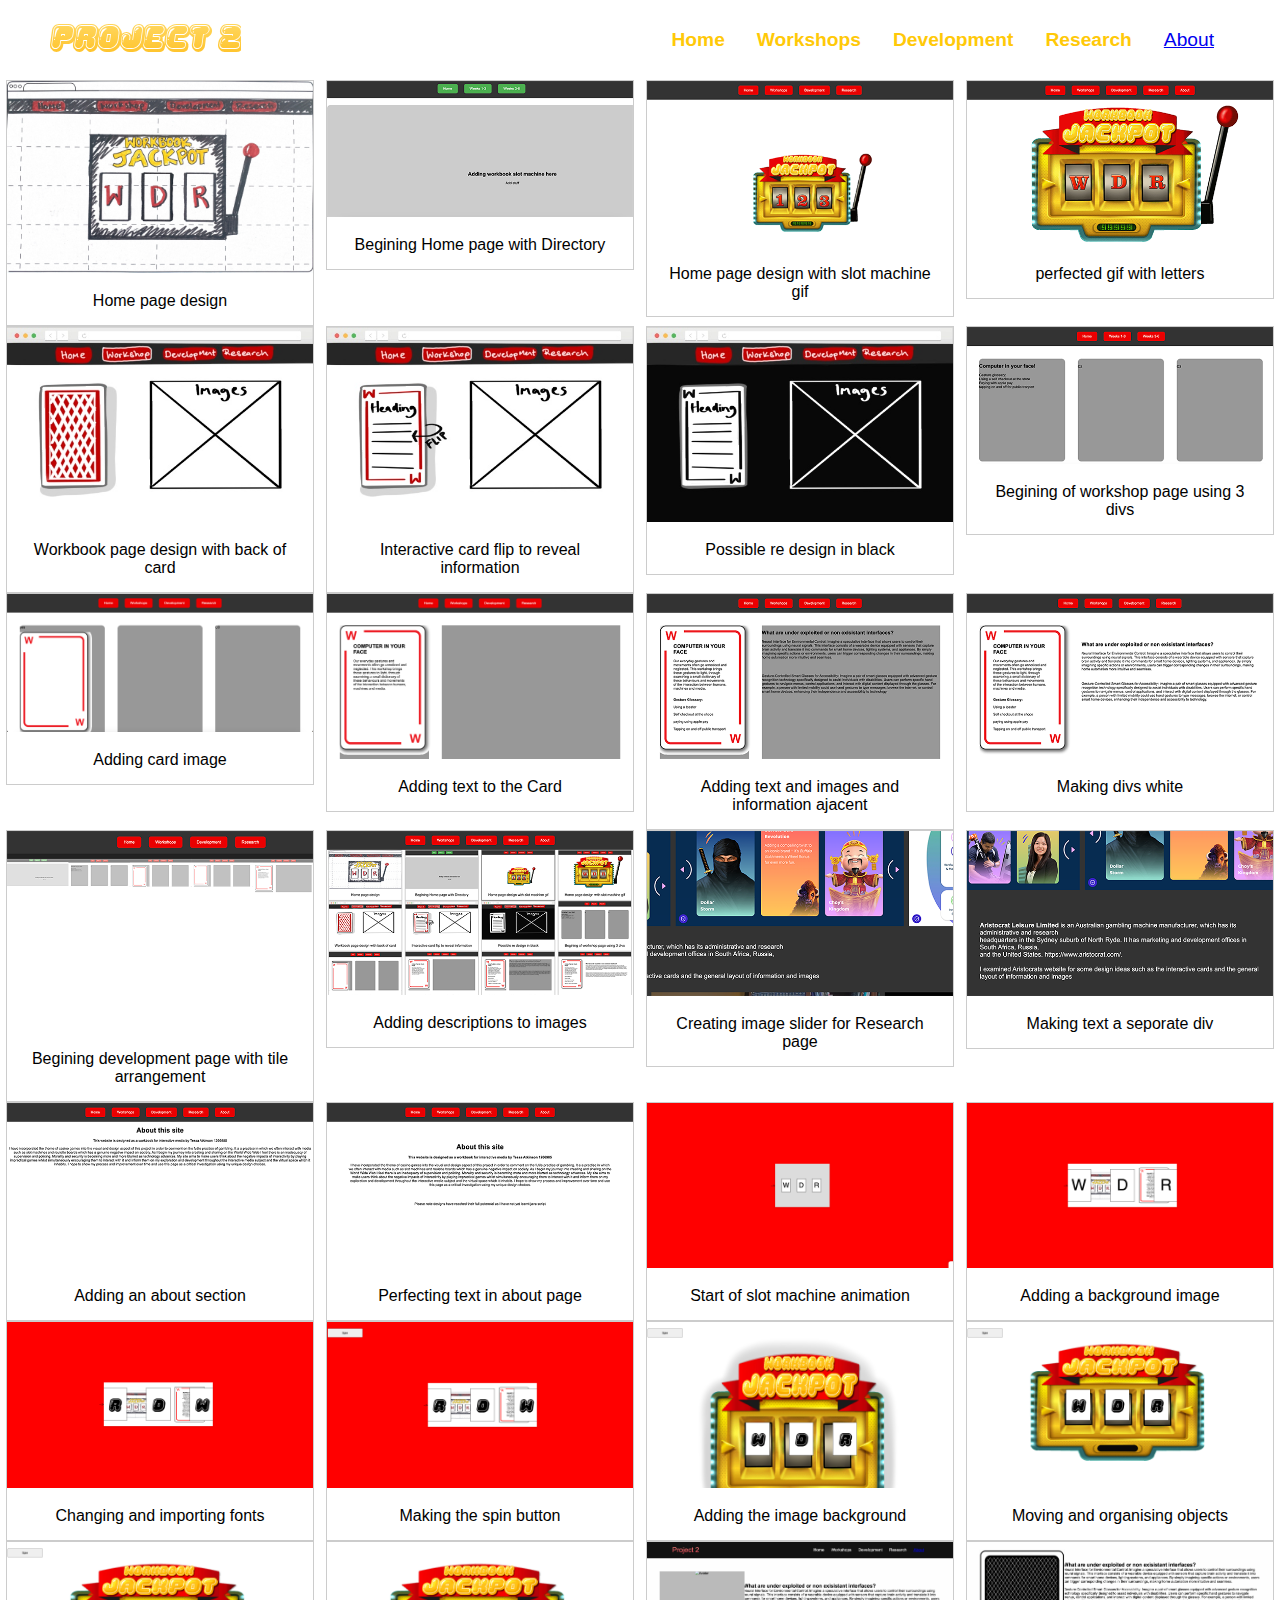
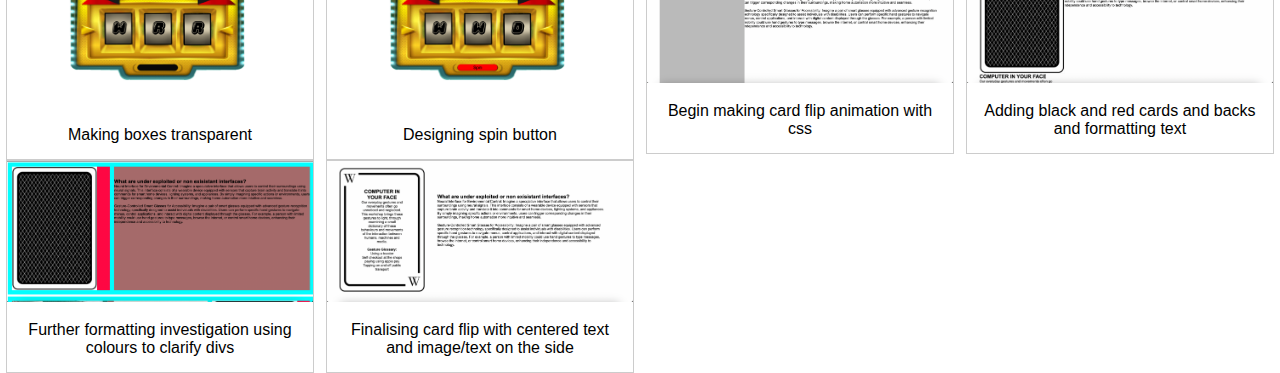
<file: html/development.html>
<!DOCTYPE html>
<html lang="en">
  <head>
    <meta charset="UTF-8">
    <meta name="viewport" content="width=device-width, initial-scale=1.0">
    <title>Document</title>
    <link rel="stylesheet" href="../style.css">
  </head>
  <body>
    <nav class="navbar" style="background-color: white;">
      <div class="navbar__container">
        <a href="/" id="navbar__logo">Project 2</a>
        <div class="navbar__toggle" id="mobile-menu">
          <span class="bar"></span> <span class="bar"></span>
          <span class="bar"></span><span class="bar"></span>
        </div>
        <ul class="navbar__menu">
          <li class="navbar__item">
            <a href="../index.html" class="navbar__links">Home</a>
          </li>
          <li class="navbar__item">
            <a href="workshops.html" class="navbar__links">Workshops</a>
          </li>
          <li class="navbar__item">
            <a href="development.html" class="navbar__links">Development</a>
          </li>
          <li class="navbar__item">
            <a href="research.html" class="navbar__links">Research</a>
          </li>
          <li class="navbar__btn">
            <a href="about.html" class="button">About</a>
          </li>
        </ul>
      </div>
    </nav>

    <div class="responsive">
      <div class="gallery">
        <a target="_blank" href="../images/web page home.jpg">
          <img src="../images/webpagehome.jpg" alt="Home page design">
        </a>
        <div class="desc">Home page design</div>
      </div>
    </div>

    <div class="responsive">
      <div class="gallery">
        <a target="_blank" href="../images/H1.png">
          <img src="../images/H1.png" alt="Begining Home page with Directory">
        </a>
        <div class="desc">Begining Home page with Directory</div>
      </div>
    </div>

    <div class="responsive">
      <div class="gallery">
        <a target="_blank" href="../images/H2.png">
          <img src="../images/H2.png" alt="Home page design with slot machine gif">
        </a>
        <div class="desc">Home page design with slot machine gif</div>
      </div>
    </div>

    <div class="responsive">
      <div class="gallery">
        <a target="_blank" href="../images/H3.png">
          <img src="../images/H3.png" alt="perfected gif with letters">
        </a>
        <div class="desc">perfected gif with letters</div>
      </div>
    </div>

    <div class="clearfix"></div>

    <div class="responsive">
      <div class="gallery">
        <a target="_blank" href="../images/Wdrawing1.jpg">
          <img src="../images/Wdrawing1.jpg" alt="Workbook page design with back of card">
        </a>
        <div class="desc">Workbook page design with back of card</div>
      </div>
    </div>

    <div class="responsive">
      <div class="gallery">
        <a target="_blank" href="../images/Wdrawing2.jpg">
          <img src="../images/Wdrawing2.jpg" alt="Interactive card flip to reveal information">
        </a>
        <div class="desc">Interactive card flip to reveal information</div>
      </div>
    </div>

    <div class="responsive">
      <div class="gallery">
        <a target="_blank" href="../images/Wdrawing3.jpg">
          <img src="../images/Wdrawing3.jpg" alt="Possible re design in black">
        </a>
        <div class="desc">Possible re design in black</div>
      </div>
    </div>

    <div class="responsive">
      <div class="gallery">
        <a target="_blank" href="../images/W1.png">
          <img src="../images/W1.png" alt="Begining of workshop page using 3 divs">
        </a>
        <div class="desc">Begining of workshop page using 3 divs </div>
      </div>
    </div>

    <div class="clearfix"></div>

    <div class="responsive">
      <div class="gallery">
        <a target="_blank" href="../images/W2.png">
          <img src="../images/W2.png" alt="Adding card image">
        </a>
        <div class="desc">Adding card image </div>
      </div>
    </div>

    <div class="responsive">
      <div class="gallery">
        <a target="_blank" href="../images/W3.png">
          <img src="../images/W3.png" alt="Adding text to the Card">
        </a>
        <div class="desc">Adding text to the Card</div>
      </div>
    </div>

    <div class="responsive">
      <div class="gallery">
        <a target="_blank" href="../images/W4.png">
          <img src="../images/W4.png" alt="Adding text and images and information ajacent">
        </a>
        <div class="desc">Adding text and images and information ajacent</div>
      </div>
    </div>

    <div class="responsive">
      <div class="gallery">
        <a target="_blank" href="../images/W5.png">
          <img src="../images/W5.png" alt="Making divs white">
        </a>
        <div class="desc">Making divs white</div>
      </div>
    </div>

    <div class="clearfix"></div>

    <div class="responsive">
      <div class="gallery">
        <a target="_blank" href="../images/D1.png">
          <img src="../images/D1.png" alt="Begining development page with tile arrangement">
        </a>
        <div class="desc">Begining development page with tile arrangement</div>
      </div>
    </div>

    <div class="responsive">
      <div class="gallery">
        <a target="_blank" href="../images/D2.png">
          <img src="../images/D2.png" alt="Adding descriptions to images">
        </a>
        <div class="desc">Adding descriptions to images</div>
      </div>
    </div>

    <div class="responsive">
      <div class="gallery">
        <a target="_blank" href="../images/R1.png">
          <img src="../images/R1.png" alt="Creating slider for Research page with text in slider">
        </a>
        <div class="desc">Creating image slider for Research page</div>
      </div>
    </div>

    <div class="responsive">
      <div class="gallery">
        <a target="_blank" href="../images/R2.png">
          <img src="../images/R2.png" alt="Making text a seporate div">
        </a>
        <div class="desc">Making text a seporate div</div>
      </div>
    </div>

    <div class="clearfix"></div>

    <div class="responsive">
      <div class="gallery">
        <a target="_blank" href="../images/A1.png">
          <img src="../images/A1.png" alt="Adding an about section">
        </a>
        <div class="desc">Adding an about section</div>
      </div>
    </div>

    <div class="responsive">
      <div class="gallery">
        <a target="_blank" href="../images/A2.png">
          <img src="../images/A2.png" alt="Perfecting text in about page">
        </a>
        <div class="desc">Perfecting text in about page</div>
      </div>
    </div>
    
    <div class="responsive">
      <div class="gallery">
        <a target="_blank" href="../images/s1.png">
          <img src="../images/s1.png" alt="start of slot machine">
        </a>
        <div class="desc">Start of slot machine animation</div>
      </div>
    </div>

    <div class="responsive">
      <div class="gallery">
        <a target="_blank" href="../images/s2.png">
          <img src="../images/s2.png" alt="Adding a background image">
        </a>
        <div class="desc">Adding a background image</div>
      </div>
    </div>

    <div class="clearfix"></div>

    <div class="responsive">
      <div class="gallery">
        <a target="_blank" href="../images/s3.png">
          <img src="../images/s3.png" alt="Changing  and importing fonts">
        </a>
        <div class="desc">Changing  and importing fonts</div>
      </div>
    </div>

    <div class="responsive">
      <div class="gallery">
        <a target="_blank" href="../images/s4.png">
          <img src="../images/s4.png" alt="Making the spin button">
        </a>
        <div class="desc">Making the spin button</div>
      </div>
    </div>

    <div class="responsive">
      <div class="gallery">
        <a target="_blank" href="../images/s5.png">
          <img src="../images/s5.png" alt="Adding the image background">
        </a>
        <div class="desc">Adding the image background</div>
      </div>
    </div>

    <div class="responsive">
      <div class="gallery">
        <a target="_blank" href="../images/s6.png">
          <img src="../images/s6.png" alt="Moving and organising objects">
        </a>
        <div class="desc">Moving and organising objects</div>
      </div>
    </div>

    <div class="clearfix"></div>

    <div class="responsive">
      <div class="gallery">
        <a target="_blank" href="../images/s7.png">
          <img src="../images/s7.png" alt="Making boxes transparent">
        </a>
        <div class="desc">Making boxes transparent</div>
      </div>
    </div>

    <div class="responsive">
      <div class="gallery">
        <a target="_blank" href="../images/s8.png">
          <img src="../images/s8.png" alt="Designing spin button">
        </a>
        <div class="desc">Designing spin button</div>
      </div>
    </div>

    <div class="responsive">
      <div class="gallery">
        <a target="_blank" href="../images/W6.png">
          <img src="../images/W6.png" alt="Begin making card flip animation">
        </a>
        <div class="desc">Begin making card flip animation with css</div>
      </div>
    </div>

    <div class="responsive">
      <div class="gallery">
        <a target="_blank" href="../images/W7.png">
          <img src="../images/W7.png" alt="Adding black and red cards and backs and formatting text">
        </a>
        <div class="desc">Adding black and red cards and backs and formatting text</div>
      </div>
    </div>

    <div class="clearfix"></div>

    <div class="responsive">
      <div class="gallery">
        <a target="_blank" href="../images/W8.png">
          <img src="../images/W8.png" alt="Further formatting investigation using colours to clarify divs">
        </a>
        <div class="desc">Further formatting investigation using colours to clarify divs</div>
      </div>
    </div>

    <div class="responsive">
      <div class="gallery">
        <a target="_blank" href="../images/W9.png">
          <img src="../images/W9.png" alt="Finalising card flip">
        </a>
        <div class="desc">Finalising card flip with centered text and image/text on the side</div>
      </div>
    </div>


  </body>
</html>
</file>
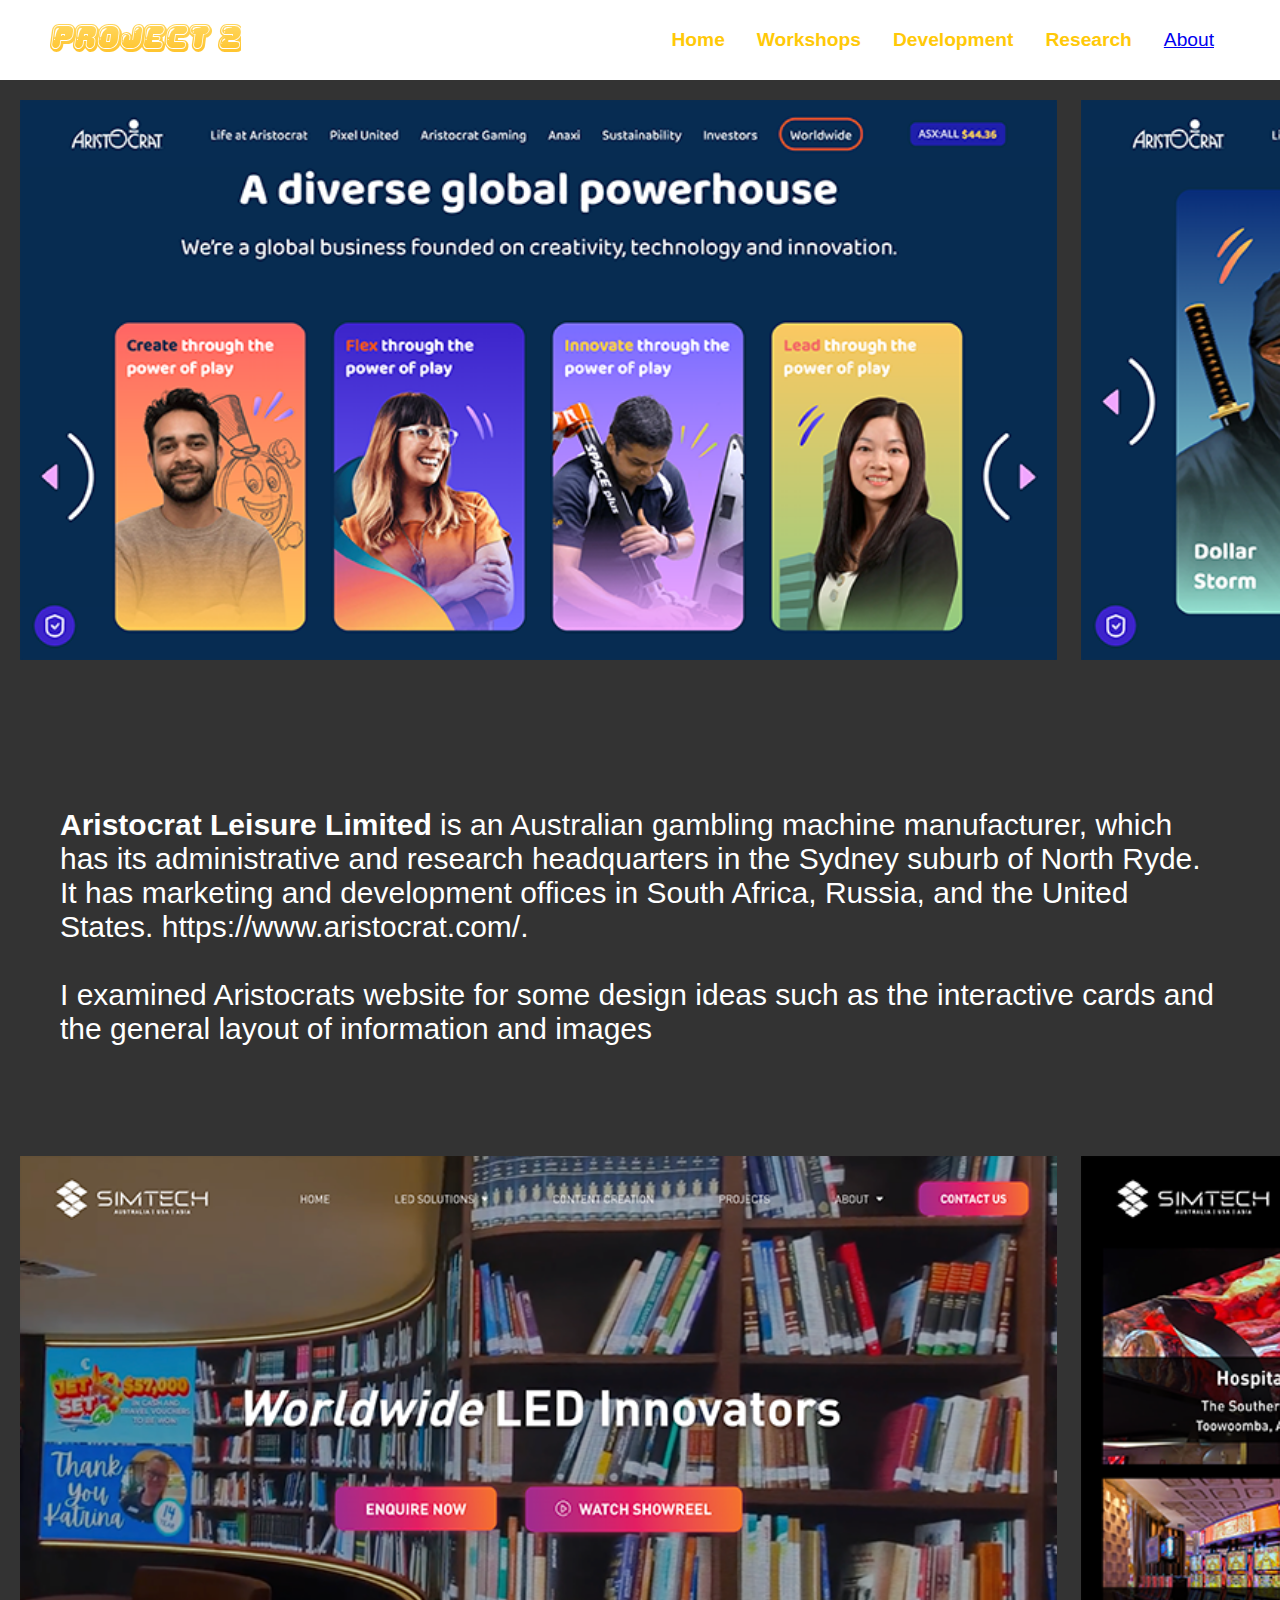
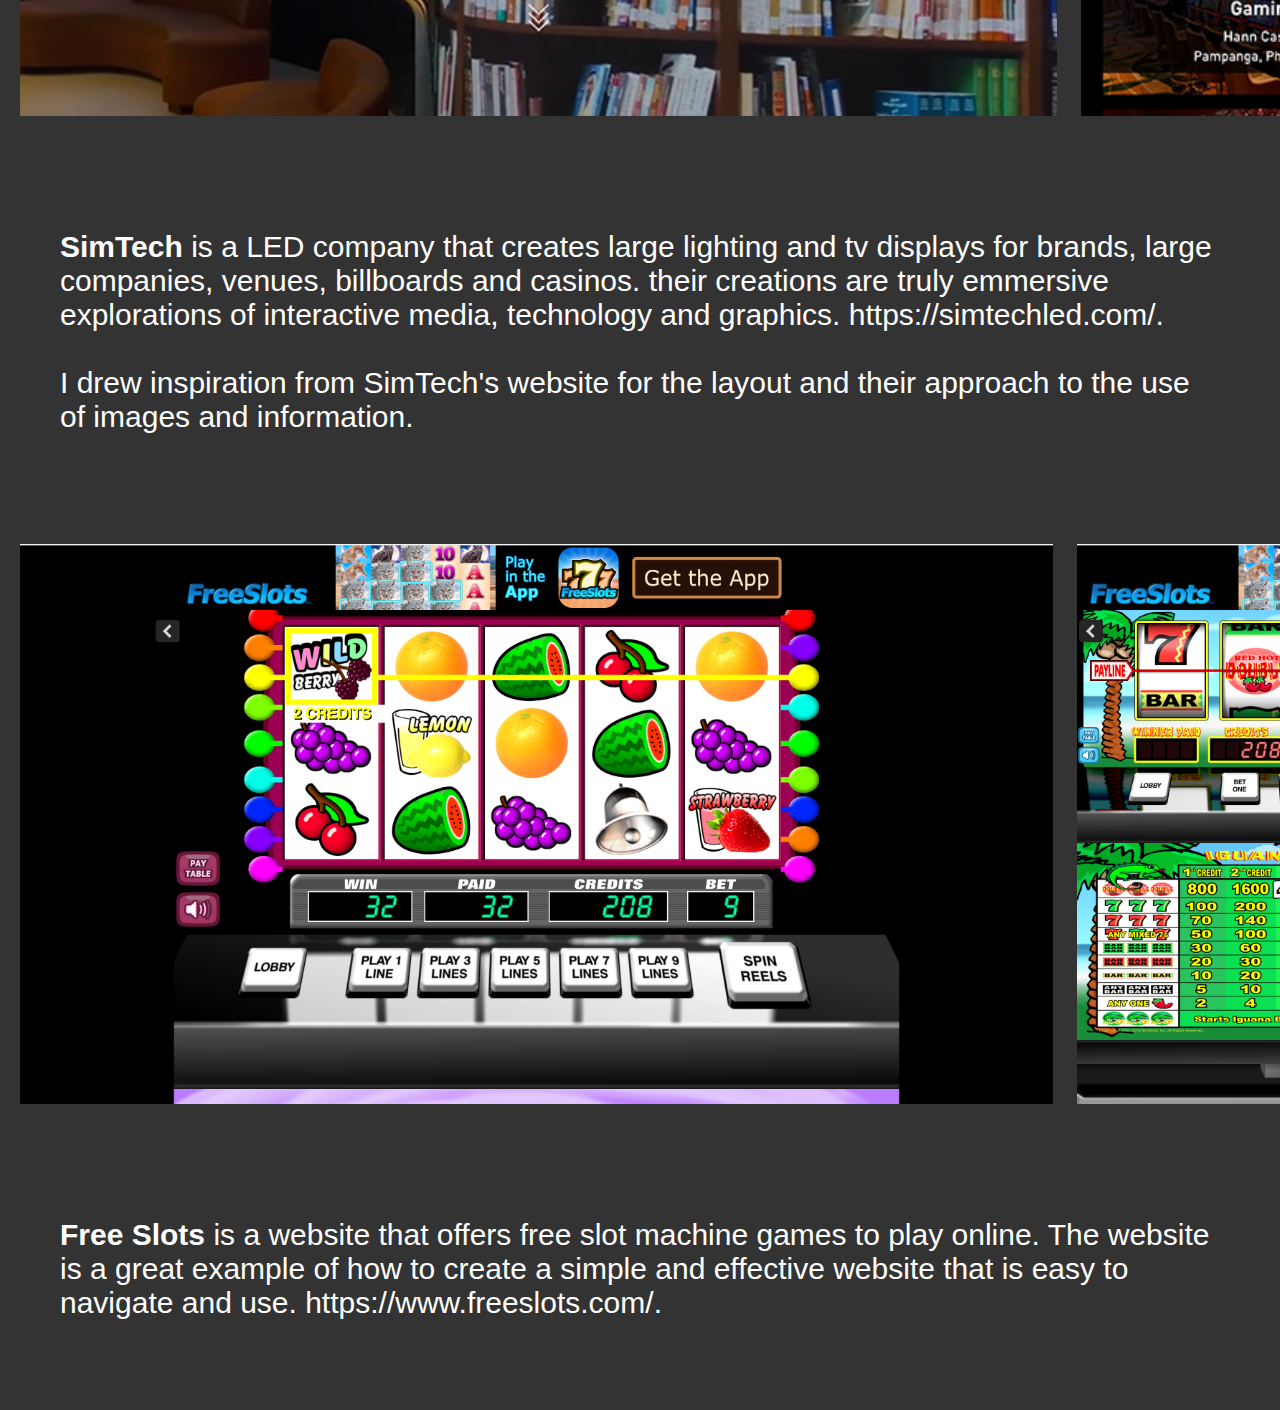
<file: html/research1.html>
<!DOCTYPE html>
<html lang="en">
  <head>
    <meta charset="UTF-8">
    <meta name="viewport" content="width=device-width, initial-scale=1.0">
    <title>Document</title>
    <link rel="stylesheet" href="../style.css">
  </head>
  <body> 
    <!-- Navbar -->
    <nav class="navbar" style="background-color: white;">
      <div class="navbar__container">
        <a href="/" id="navbar__logo">Project 2</a>
        <div class="navbar__toggle" id="mobile-menu">
          <span class="bar"></span> <span class="bar"></span>
          <span class="bar"></span><span class="bar"></span>
        </div>
        <ul class="navbar__menu">
          <li class="navbar__item">
            <a href="../index.html" class="navbar__links">Home</a>
          </li>
          <li class="navbar__item">
            <a href="workshops.html" class="navbar__links">Workshops</a>
          </li>
          <li class="navbar__item">
            <a href="development.html" class="navbar__links">Development</a>
          </li>
          <li class="navbar__item">
            <a href="research.html" class="navbar__links">Research</a>
          </li>
          <li class="navbar__btn">
            <a href="about.html" class="button">About</a>
          </li>
        </ul>
      </div>
    </nav>

    <div class="scroll-container">
      <img src="../images/aristocrat1.png" alt="aristocrat website 1">
      <img src="../images/aristocrat2.png" alt="aristocrat website 2">
      <img src="../images/aristocrat3.png" alt="aristocrat website 3">
    </div>
    <div class="research_text">
      <p>
        <br> <strong>Aristocrat Leisure Limited</strong> is an Australian gambling machine manufacturer, which has its administrative and research headquarters in the Sydney suburb of North Ryde. It has marketing and development offices in South Africa, Russia, and the United States. https://www.aristocrat.com/.
        <br> <br> I examined Aristocrats website for some design ideas such as the interactive cards and the general layout of information and images 
      </p>
    </div>

    <div class="scroll-container">
      <img src="../images/simtech1.png" alt="simtech website 1">
      <img src="../images/simtech2.png" alt="simtech website 1t">
      <img src="../images/simtech3.png" alt="simtech website 1">
    </div>
    <div class="research_text">
      <p>
        <strong>SimTech</strong> is a LED company that creates large lighting and tv displays for brands, large companies, venues, billboards and casinos. their creations are truly emmersive explorations of interactive media, technology and graphics. https://simtechled.com/.
        <br> <br> I drew inspiration from SimTech's website for the layout and their approach to the use of images and information.
      </p>
    </div>

    <div class="scroll-container">
      <img src="../images/freeslot1.png" alt="freeslots website 1">
      <img src="../images/freeslot2.png" alt="free slots html">
    </div>
    <div class="research_text">
      <p>
        <strong>Free Slots</strong> is a website that offers free slot machine games to play online. The website is a great example of how to create a simple and effective website that is easy to navigate and use. https://www.freeslots.com/.
      </p>
    </div>

  </body>
</html>
</file>
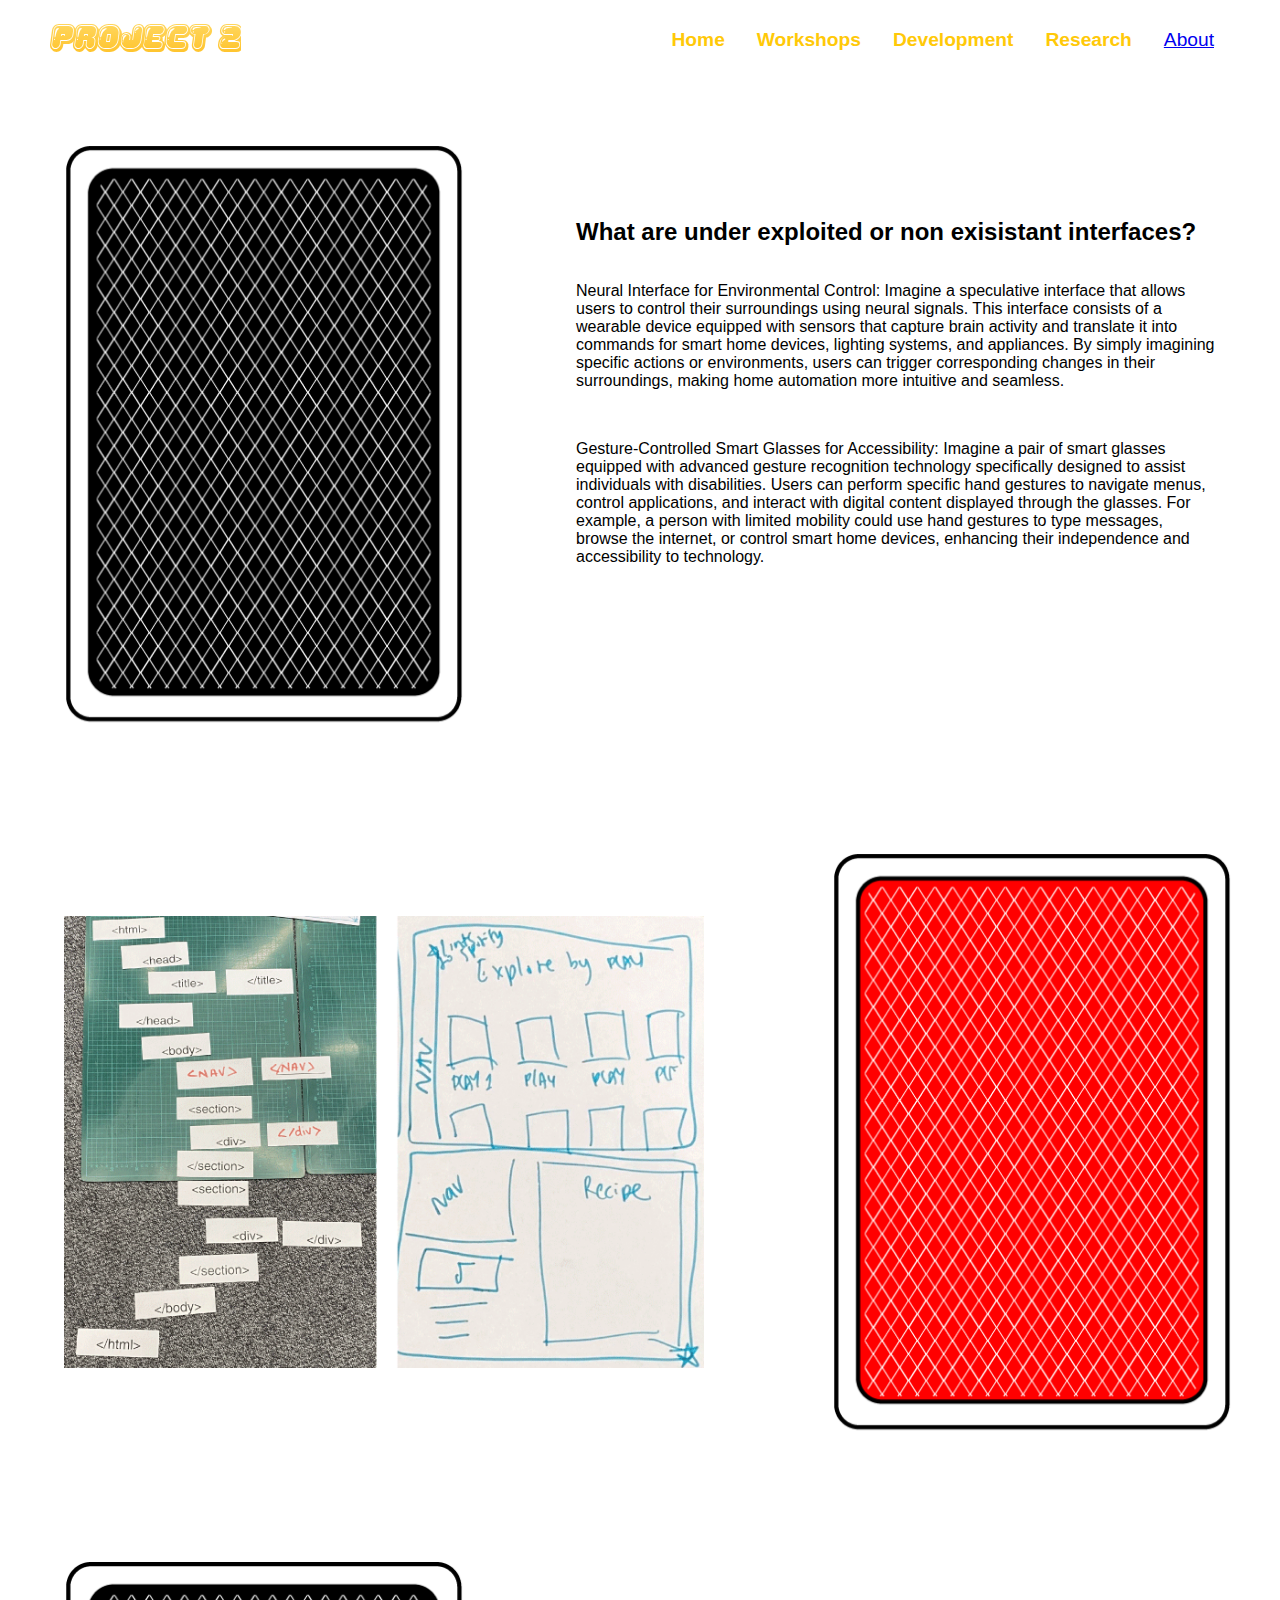
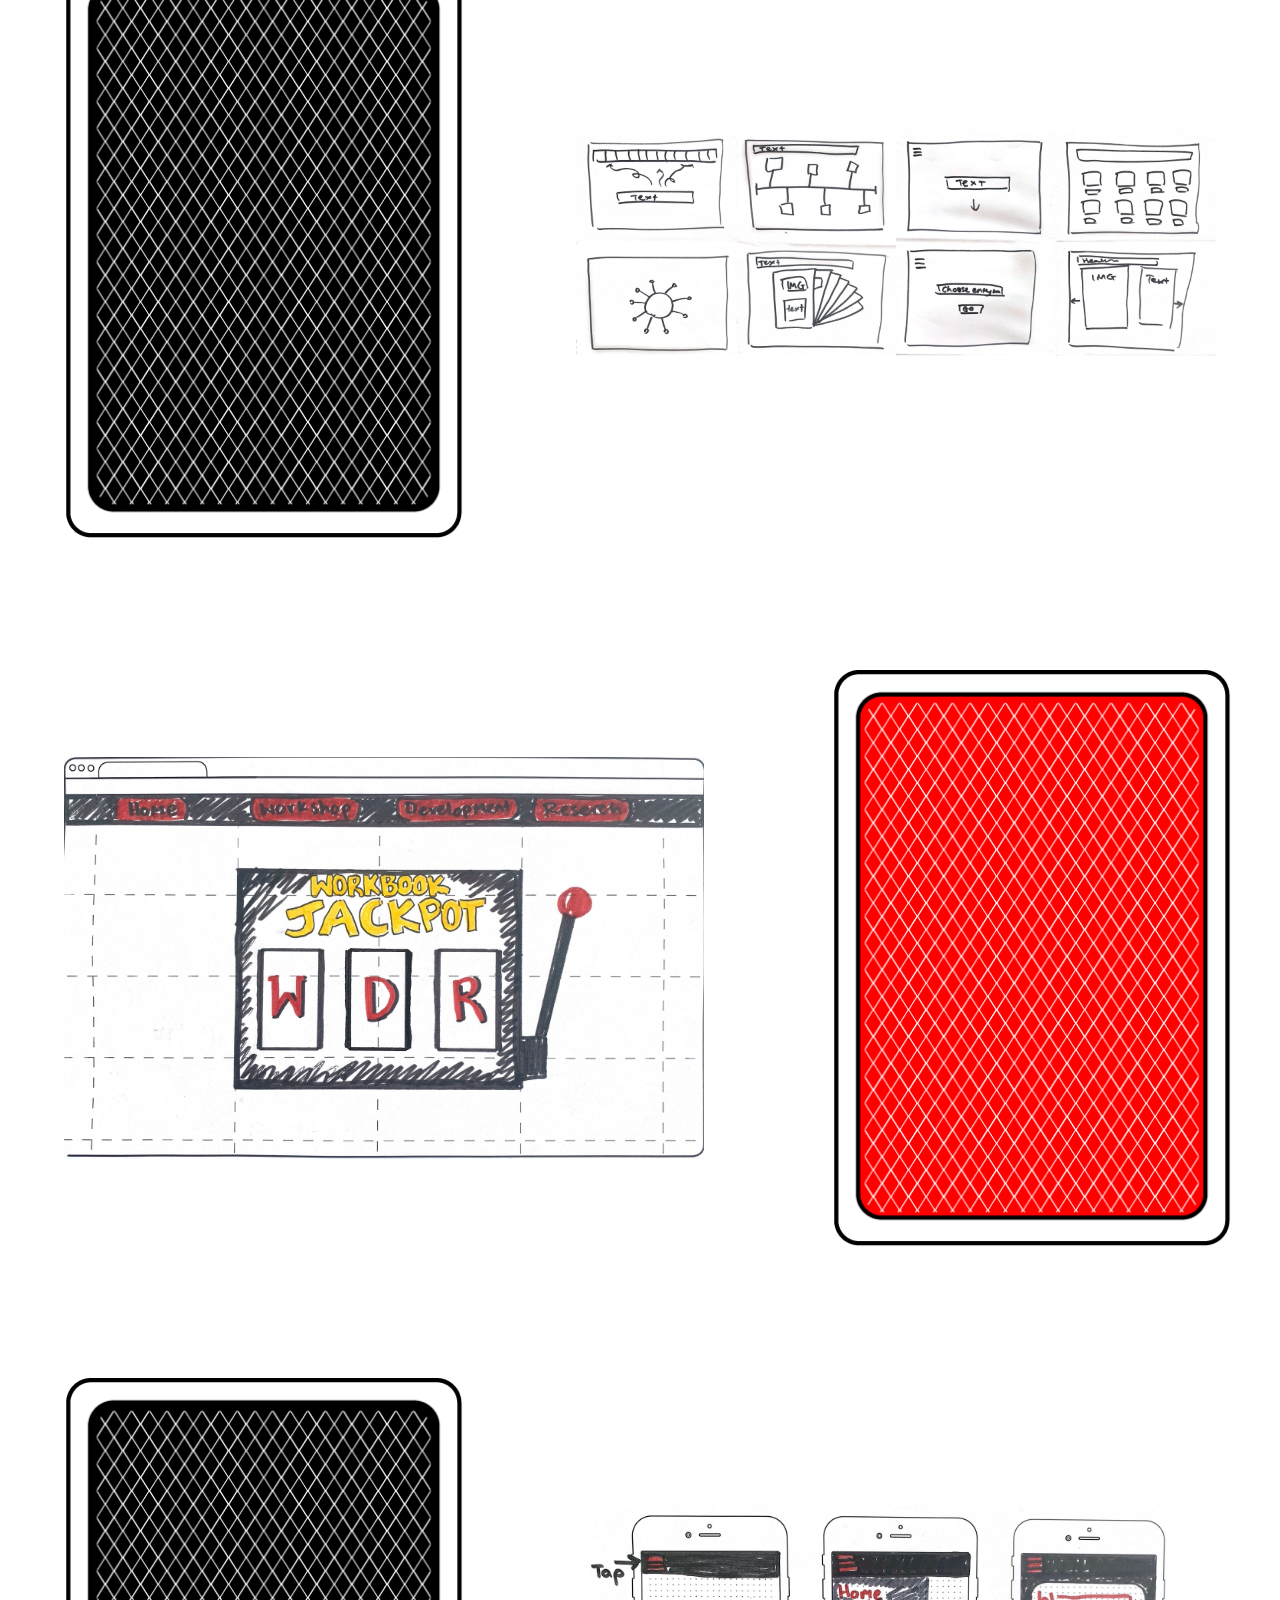
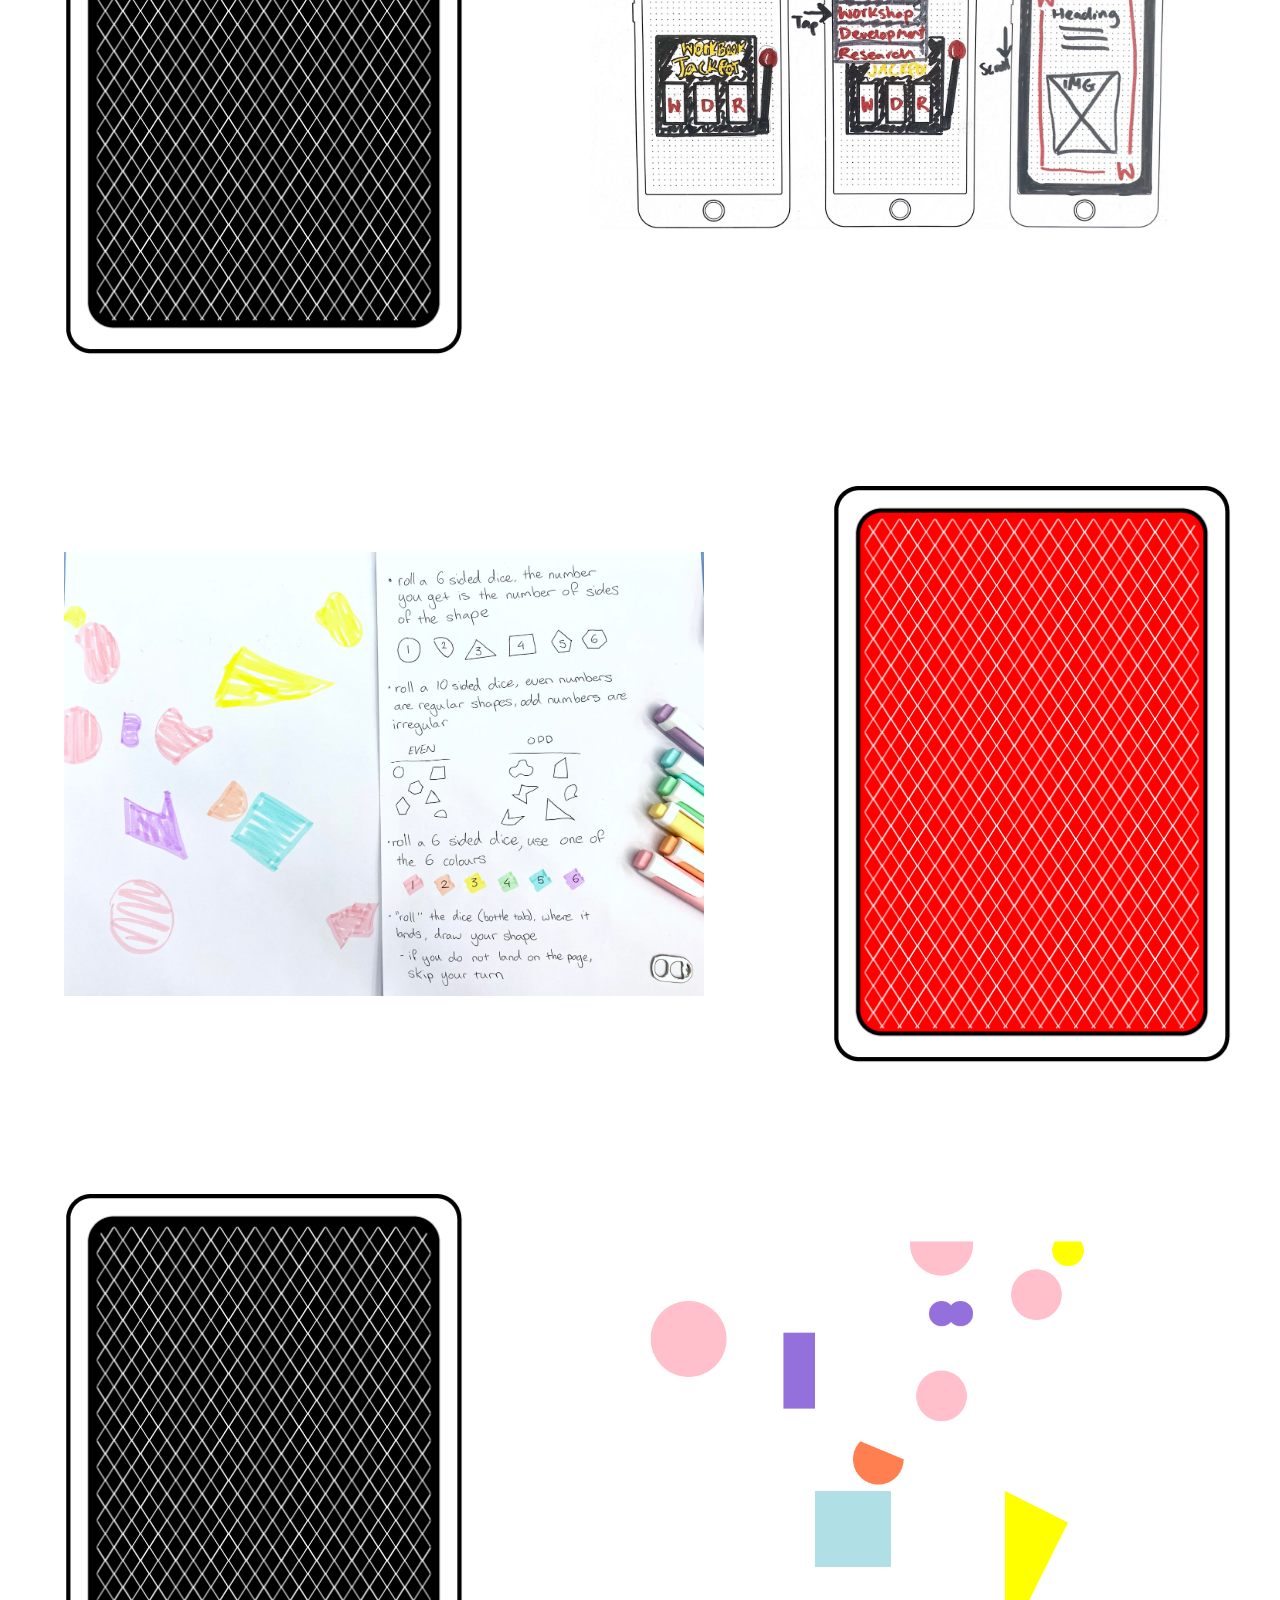
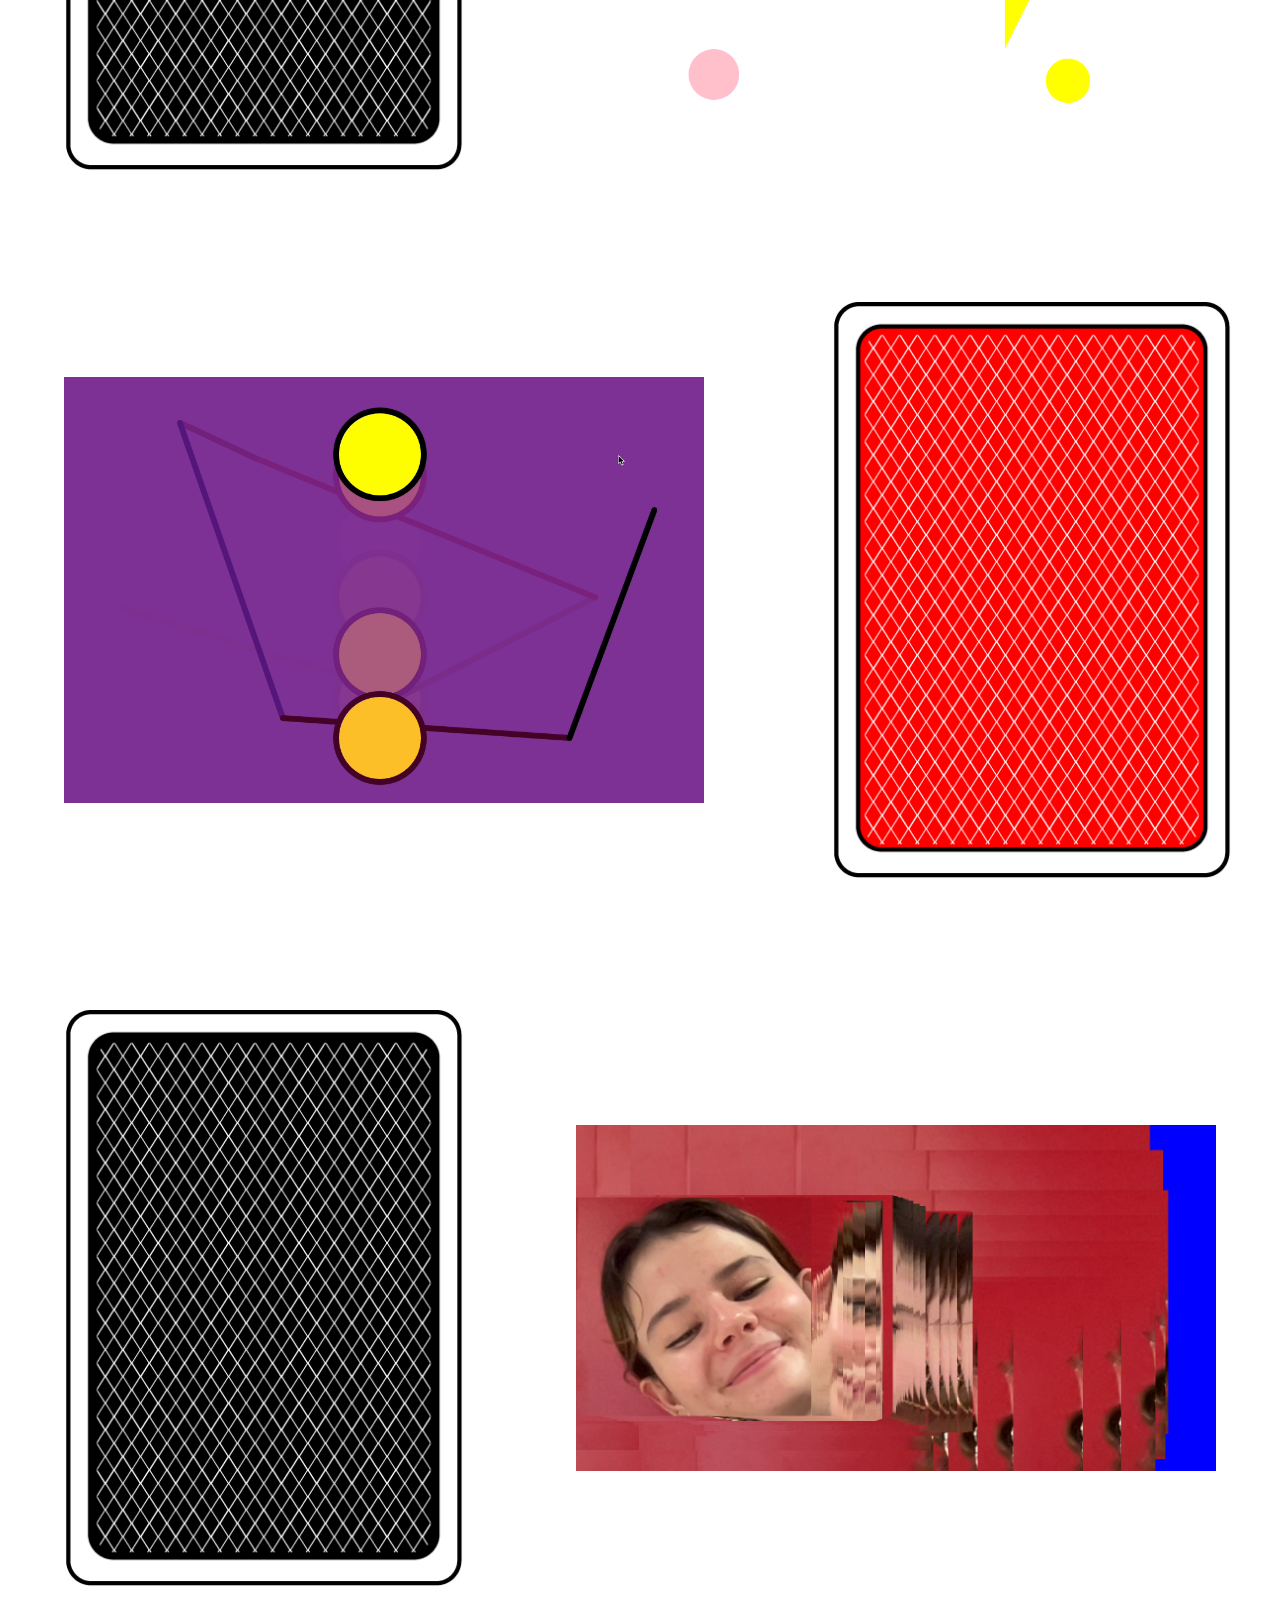
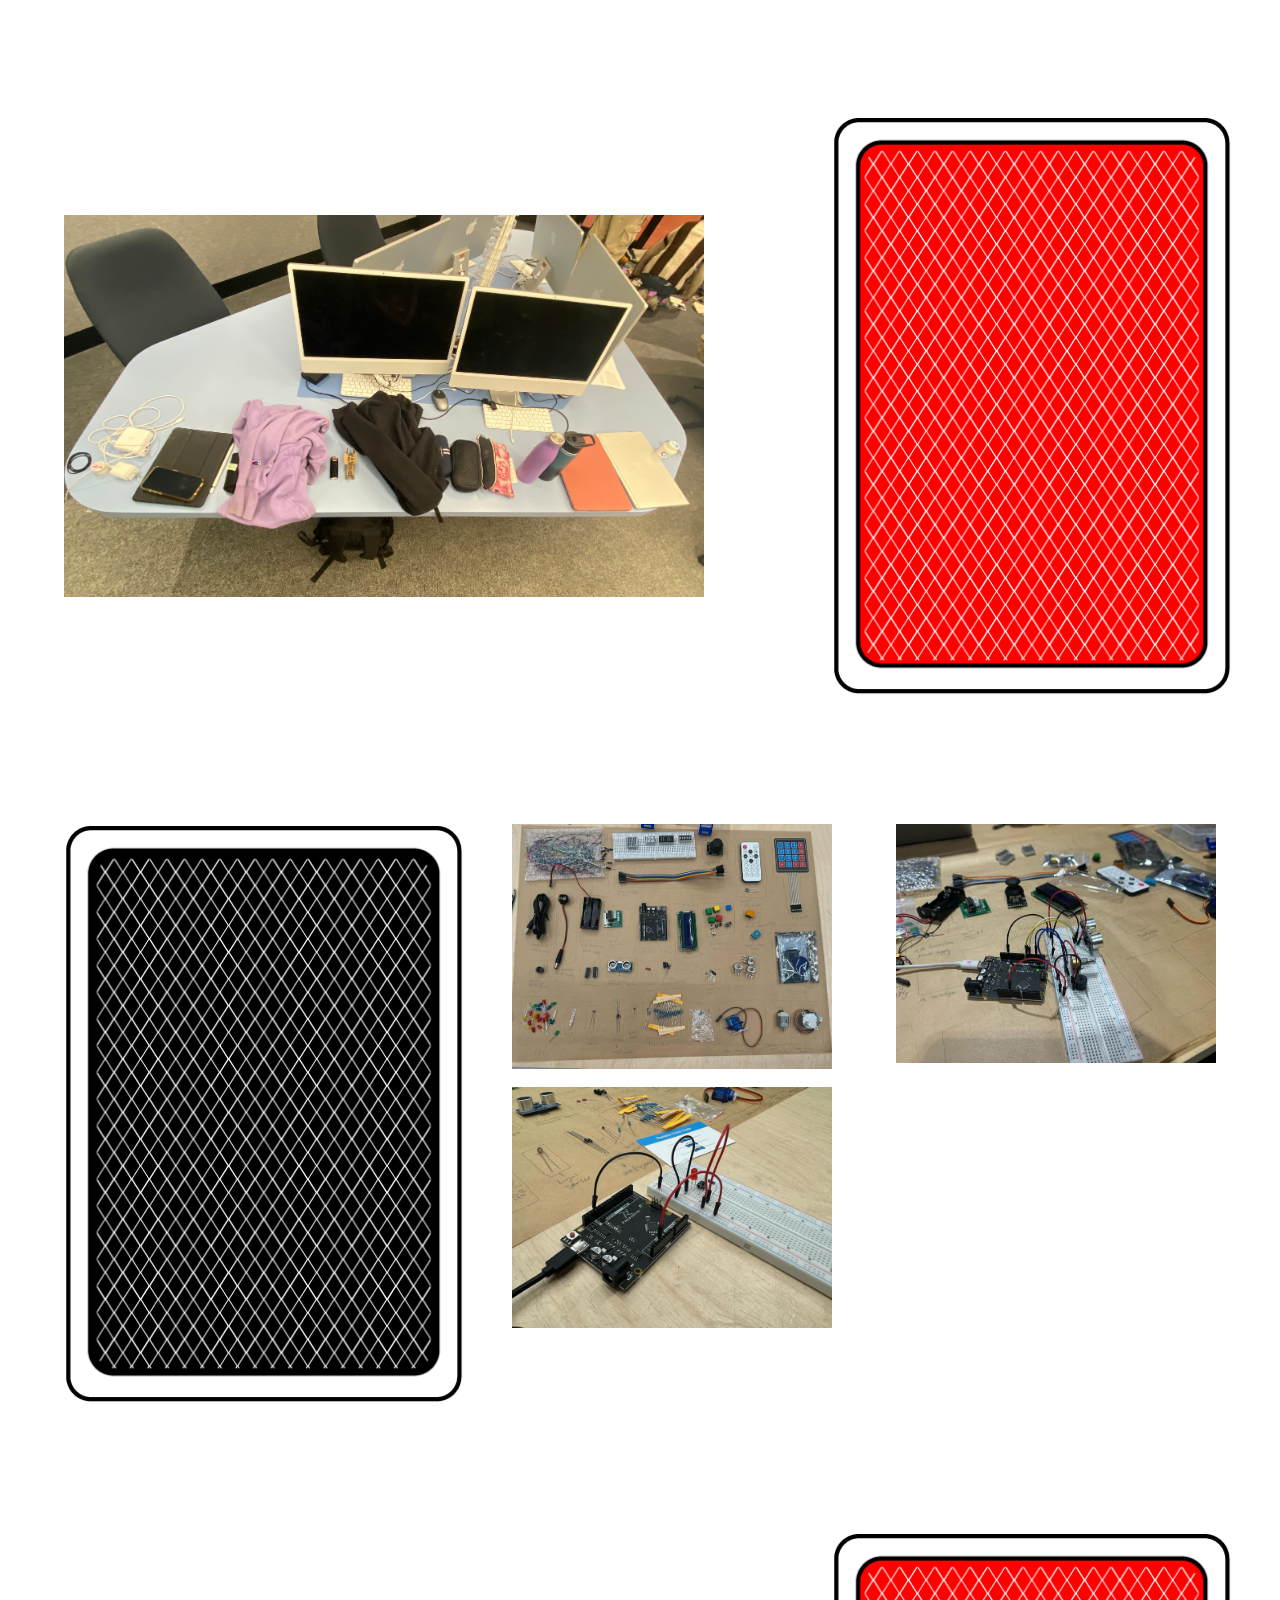
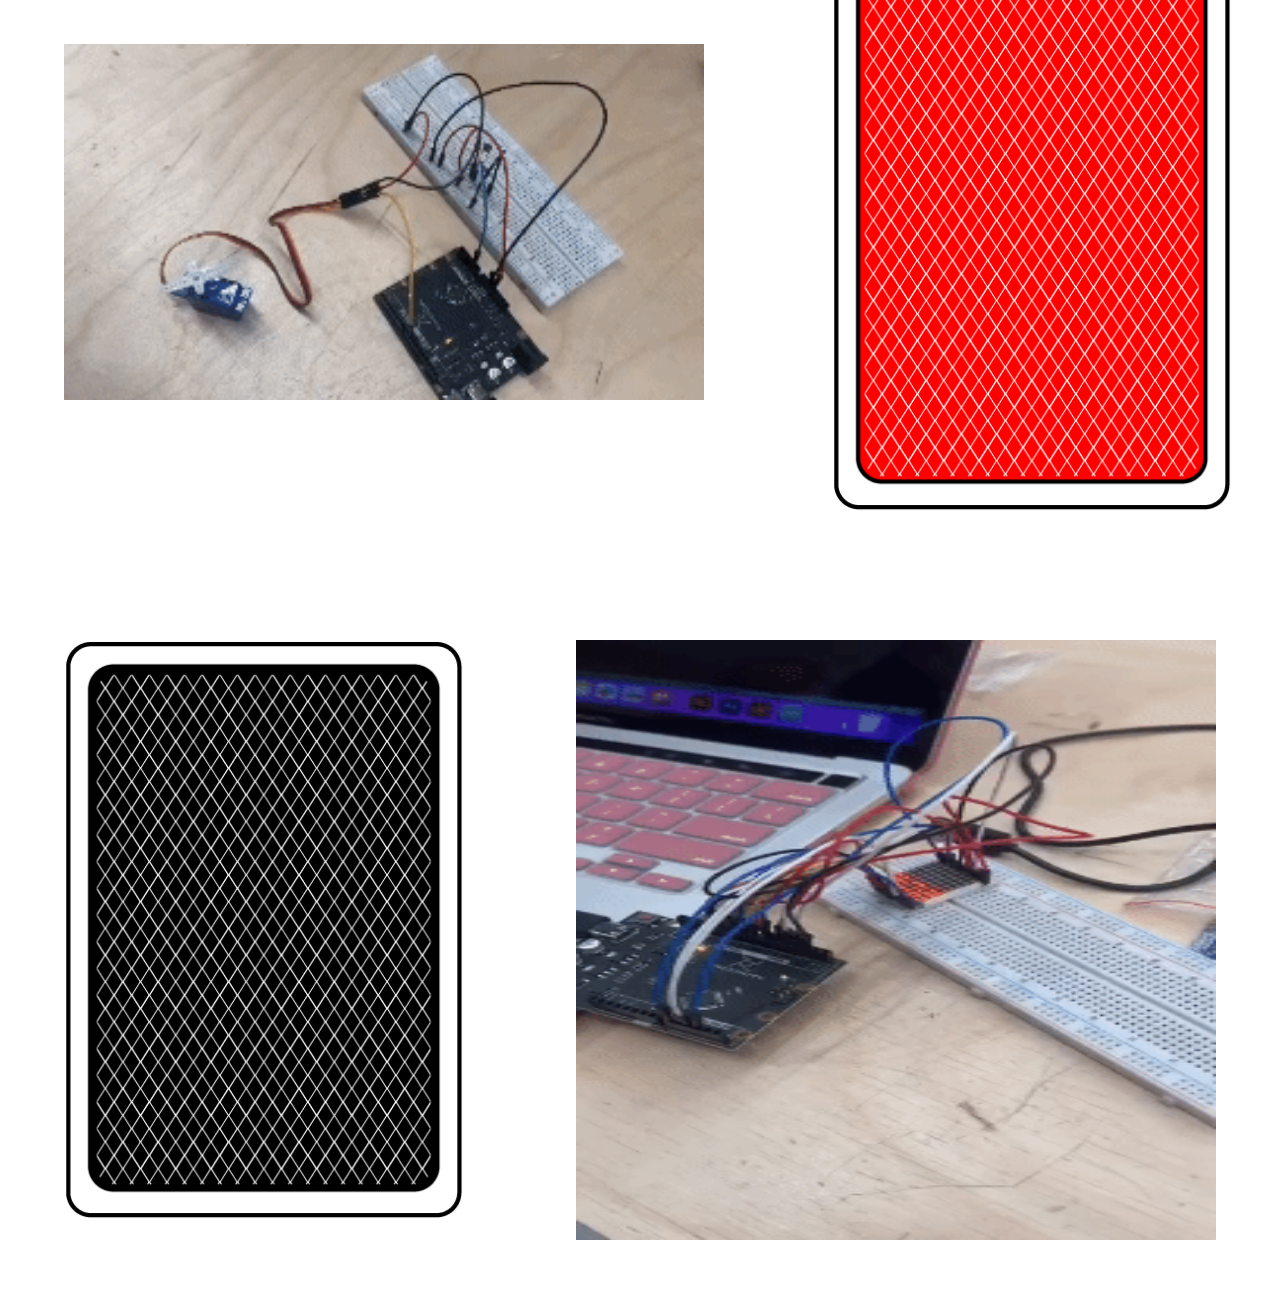
<file: html/workshops.html>
<!DOCTYPE html>
<html lang="en">
  <head>
    <meta charset="utf-8" />
    <meta name="viewport" content="width=device-width, initial-scale=1.0">

    <title>Workshops</title>

    <link rel="stylesheet" type="text/css" href="../style.css">

    <script src="../libraries/p5.min.js"></script>
    <script src="../libraries/p5.sound.min.js"></script>
  </head>

  <body>
    <!-- Navbar -->
    <nav class="navbar" style="background-color: white;">
      <div class="navbar__container">
        <a href="/" id="navbar__logo">Project 2</a>
        <div class="navbar__toggle" id="mobile-menu">
          <span class="bar"></span> <span class="bar"></span>
          <span class="bar"></span><span class="bar"></span>
        </div>
        <ul class="navbar__menu">
          <li class="navbar__item">
            <a href="../index.html" class="navbar__links">Home</a>
          </li>
          <li class="navbar__item">
            <a href="workshops.html" class="navbar__links">Workshops</a>
            </li>
          <li class="navbar__item">
            <a href="development.html" class="navbar__links">Development</a>
          </li>
          <li class="navbar__item">
            <a href="research.html" class="navbar__links">Research</a>
          </li>
          <li class="navbar__btn">
            <a href="about.html" class="button">About</a>
          </li>
        </ul>
      </div>
    </nav>

    <!-- gestures -->
    <div class="row">
      <div class="column small">
        <div class="flip-card">
          <div class="flip-card-inner">
            <div class="flip-card-front">
              <img src="../images/black-back.png" alt="Back of black card">
            </div>
            <div class="flip-card-back">
              <img src="../images/black-card.png" alt="Black card">
              <div class="overlay-text">
                <h2>COMPUTER IN YOUR FACE</h2>
                <p>Our everyday gestures and movements often go unnoticed and neglected. This workshop brings these gestures to light, through examining a small dictionary of these behaviours and movements of the interaction between humans, machines and media.</p>
                <br>
                <strong>Gesture Glossary:</strong>
                <br>
                <p>Using a toaster</p>
                <p>Self checkout at the shops</p>
                <p>paying using apple pay</p>
                <p>Tapping on and off public transport</p>
              </div>
            </div>
          </div>
        </div>
      </div>
      <div class="column big">
        <br><br><br>
        <h2>What are under exploited or non exisistant interfaces?</h2>
        <p>Neural Interface for Environmental Control: Imagine a speculative interface that allows users to control their surroundings using neural signals. This interface consists of a wearable device equipped with sensors that capture brain activity and translate it into commands for smart home devices, lighting systems, and appliances. By simply imagining specific actions or environments, users can trigger corresponding changes in their surroundings, making home automation more intuitive and seamless.</p>
        <!-- FILEPATH: /Users/crazyatkinson/Desktop/untitled folder/html/workshops.html -->
        <br>
        <p>Gesture-Controlled Smart Glasses for Accessibility: Imagine a pair of smart glasses equipped with advanced gesture recognition technology specifically designed to assist individuals with disabilities. Users can perform specific hand gestures to navigate menus, control applications, and interact with digital content displayed through the glasses. For example, a person with limited mobility could use hand gestures to type messages, browse the internet, or control smart home devices, enhancing their independence and accessibility to technology.</p>
      </div>
    </div>
    <!-- helloworld-workshop -->
    <div class="row">
      <div class="column big">
        <img src="../images/helloworld-workshop.gif" alt="html tag exersize">
      </div>
      <div class="column small">
        <div class="flip-card">
          <div class="flip-card-inner">
            <div class="flip-card-front">
              <img src="../images/red-back.png" alt="Back of red card">
            </div>
            <div class="flip-card-back">
              <img src="../images/red-card.png" alt="Red card">
              <div class="overlay-text">
                <h2>HELLO WORLD</h2>
                <p>Using https://designercize.com/ take a prompt and sketch 4 screen designs for the prompt. From this we made the basic building blocks and tags of how one of the screens would look like in html
                <br><br>I was given the prompt: design a recipe website for music lovers. We then drew 4 screens. The screen design we chose to deconstruct into html tags is the bottom right. This screen depicts a navigation link, the song or playlist and the recipe that pairs best with it.</p>
              </div>
            </div>
          </div>
        </div>
      </div>
    </div>
    <!-- paper-prototyping -->
    <div class="row">
      <div class="column small">
        <div class="flip-card">
          <div class="flip-card-inner">
            <div class="flip-card-front">
              <img src="../images/black-back.png" alt="Back of black card">
            </div>
            <div class="flip-card-back">
              <img src="../images/black-card.png" alt="Black card">
              <div class="overlay-text">
                <h2>PAPER PROTOTYPING</h2>
                <p>Using A3 paper I created 8 different website designs to begin the process of visually demonstrating ideas which could be used as a prototype for our on site. 2 references historical timelines and users could see the overview of my workbooks timeline and click the boxes to see the entries in more detail. 3 is a simple scroll website. 4 is a . 5 is a flower like circle with workbook entry petals which are interactive and will fall to the bottom of the screen when plucked. 6 is clickable sheets of each entry. 7 is a directory where the user must enter the entry number to access information</p>
              </div>
            </div>
          </div>
        </div>
      </div>
      <div class="column big">
        <img src="../images/8-web-designs.gif" alt="8 prototype web designs">
      </div> 
    </div>
    <!-- make-it-bling -->
    <div class="row">
      <div class="column big">
        <img src="../images/webpagehome.jpg" alt="Home page sketch">
      </div>
      <div class="column small">
        <div class="flip-card">
          <div class="flip-card-inner">
            <div class="flip-card-front">
              <img src="../images/red-back.png" alt="Back of red card">
            </div>
            <div class="flip-card-back">
              <img src="../images/red-card.png" alt="Red card">
              <div class="overlay-text">
                <h2>MAKE IT BLING</h2>
                <p>In this workshop we were asked to create a more detailed prototype for our website. My home page design illustrates a directory with the home page, workshop page, development page and research page so users can go access the information organised by type. Further more, the home page will have an interactive slot machine element in which users can play. If the user wins and gets a letter match (letters correlate to type e.g workshop = w) it will take them to the page. For more information on the purpose of this visit About</p>
              </div>
            </div>
          </div>
        </div>
      </div>
    </div>
    <!-- fluid-design -->
    <div class="row">
      <div class="column small">
        <div class="flip-card">
          <div class="flip-card-inner">
            <div class="flip-card-front">
              <img src="../images/black-back.png" alt="Back of black card">
            </div>
            <div class="flip-card-back">
              <img src="../images/black-card.png" alt="Black card">
              <div class="overlay-text">
                <h2>FLUID DESIGN</h2>
                <p>Using a template we were asked to articulate in a prototype how our website would translate to mobile devices. The ideas and concepts will stay the same however some basic reconfiguring will be needed in order to fit the smaller screen size. The directory for example will be condensed and will change to a tap down bar to maximise space and help readability. The workshop cards will also change and become the main component on the screen with both information and images inside the card. The cards will need to be tapped to flip and reveal information.</p>
              </div>
            </div>
          </div>
        </div>
      </div>
      <div class="column big">
        <img src="../images/mobile.png" alt="Mobile Layout">
      </div> 
    </div>
    <!-- OFFLINE ALGORITHMIC THINKING -->
    <div class="row">
      <div class="column big">
        <img src="../images/dicegame.jpeg" alt="Dice game">
      </div>
      <div class="column small">
        <div class="flip-card">
          <div class="flip-card-inner">
            <div class="flip-card-front">
              <img src="../images/red-back.png" alt="Back of red card">
            </div>
            <div class="flip-card-back">
              <img src="../images/red-card.png" alt="Red card">
              <div class="overlay-text">
                <h2>OFFLINE ALGORITHMIC THINKING</h2>
                <p> In class we designed and played a game in which we had to roll a dice to create a geometric image. Our game followed the rules that the first roll would determine shape, the second is whether the shape is regular or irregular and the third determines colour. You the throw a tag or dice to determine where the shape goes on the page. Thus beginning our algorithmic thinking which is integral to writing p5 sketches.</p>
              </div>
            </div>
          </div>
        </div>
      </div>
    </div>
    <!-- lets go -->
    <div class="row">
      <div class="column small">
        <div class="flip-card">
          <div class="flip-card-inner">
            <div class="flip-card-front">
              <img src="../images/black-back.png" alt="Back of black card">
            </div>
            <div class="flip-card-back">
              <img src="../images/black-card.png" alt="Black card">
              <div class="overlay-text">
                <h2>LET'S GO!</h2>
                <p>After the dice workshop we were asked to draw the game in a p5 sketch in the processing app. Drawing shapes, lines and changing colours introduced us to the anatomy of a p5 sketch and the setup() and draw() functions.</p>
              </div>
            </div>
          </div>
        </div>
      </div>
      <div class="column big">
        <img src="../images/dicegamep5.png" alt="Mobile Layout">
      </div> 
    </div>
    <!-- userinput -->
    <div class="row">
      <div class="column big">
        <img src="../images/userinput.jpeg" alt="p5 sketch">
      </div>
      <div class="column small">
        <div class="flip-card">
          <div class="flip-card-inner">
            <div class="flip-card-front">
              <img src="../images/red-back.png" alt="Back of red card">
            </div>
            <div class="flip-card-back">
              <img src="../images/red-card.png" alt="Red card">
              <div class="overlay-text">
                <h2>USER INPUT</h2>
                <p>In this workshop we experimented with how the mouse movement and pressed functions can manipulate and create sketches with the users input. From this I began to imagine how I can transform and make my own site interactive using p5.</p>
              </div>
            </div>
          </div>
        </div>
      </div>
    </div>
    <!-- image and sound -->
    <div class="row">
      <div class="column small">
        <div class="flip-card">
          <div class="flip-card-inner">
            <div class="flip-card-front">
              <img src="../images/black-back.png" alt="Back of black card">
            </div>
            <div class="flip-card-back">
              <img src="../images/black-card.png" alt="Black card">
              <div class="overlay-text">
                <h2>IMAGE & SOUND</h2>
                <p>With this workshop we explored adding face cams to a p5 sketch and using our movements to effect and manipulate the drawing. </p>
              </div>
            </div>
          </div>
        </div>
      </div>
      <div class="column big">
        <img src="../images/facecam.jpeg" alt="facecam">
      </div> 
    </div>
    <!-- WOT'S IN THE BOX? -->
    <div class="row">
      <div class="column big">
        <img src="../images/boxgame.jpeg" alt="box">
      </div>
      <div class="column small">
        <div class="flip-card">
          <div class="flip-card-inner">
            <div class="flip-card-front">
              <img src="../images/red-back.png" alt="Back of red card">
            </div>
            <div class="flip-card-back">
              <img src="../images/red-card.png" alt="Red card">
              <div class="overlay-text">
                <h2>WOT'S IN THE BOX?</h2>
                <p>In this exercise we were asked to organise our things according to one rule. I Began by organising using what comes most naturally with my possessions: colour. However, we were then asked to think more metaphorically and less literal, to organise our things based on how we interact with it. We decided to put our things in order of least to most likely to make noise, specifically in the movie a quiet place where monsters have super-human hearing and any noise will get their attention.</p>
              </div>
            </div>
          </div>
        </div>
      </div>
    </div>
    <!-- blink buzz vroom -->
    <div class="row">
      <div class="column small">
        <div class="flip-card">
          <div class="flip-card-inner">
            <div class="flip-card-front">
              <img src="../images/black-back.png" alt="Back of black card">
            </div>
            <div class="flip-card-back">
              <img src="../images/black-card.png" alt="Black card">
              <div class="overlay-text">
                <h2>BLINK BUZZ VROOM</h2>
                <p>
                  In our workshop, we dove into an Arduino Uno kit, learning its components and functions. This kickstarted our exploration of physical computing and circuitry for our final project. Using tinkercad.com, we built a proximity sensor circuit that emits sound. This hands-on exercise illuminated circuit operations. We then enhanced the circuit with a dial for volume control, deepening our understanding. Lastly, we delved into C++ coding to program and refine the circuit's behavior, bridging physical construction with digital logic.</p>
              </div>
            </div>
          </div>
        </div>
      </div>
      <div class="column small1">
        <img src="../images/arduino.JPG" alt="facecam">
        <br>
        <img src="../images/arduinoLED1.JPG" alt="">
      </div>
      <div class="column small2">
        <img src="../images/arduimoLED2.JPG" alt="">
      </div>
      </div> 
    </div>
    <!-- blink buzz vroom -->
    <div class="row">
      <div class="column big">
        <img src="../images/motor.gif" alt="box">
      </div>
      <div class="column small">
        <div class="flip-card">
          <div class="flip-card-inner">
            <div class="flip-card-front">
              <img src="../images/red-back.png" alt="Back of red card">
            </div>
            <div class="flip-card-back">
              <img src="../images/red-card.png" alt="Red card">
              <div class="overlay-text">
                <h2>WOT'S NEXT</h2>
                <p>By now, we had a basic grasp of the sensors and components available for interactive physical computing. Recognizing the importance of practice, we delved further into exploring various options and components adaptable for circuitry. One intriguing exploration involved utilizing a series motor coupled with a light sensor. This setup enabled us to move the motor simply by covering the light sensor with our hand. We also repurposed this circuit for another project dubbed the "fish bowl," where it animated seaweed to simulate fish movement above it.</p>
              </div>
            </div>
          </div>
        </div>
      </div>
    </div>

    <div class="row">
      <div class="column small">
        <div class="flip-card">
          <div class="flip-card-inner">
            <div class="flip-card-front">
              <img src="../images/black-back.png" alt="Back of black card">
            </div>
            <div class="flip-card-back">
              <img src="../images/black-card.png" alt="Black card">
              <div class="overlay-text">
                <h2>PROJECT 4?</h2>
                <p>As we wrapped up our time with Corning circuit building, our focus shifted towards defining the direction for project 4. Building upon our interest in the light sensor from a previous workshop, we aimed to delve deeper into its potential while also exploring the capabilities of the 8 by 8 LED matrix. Recognizing its capacity to animate words or faces, we set out to replicate a circuit we discovered online. Once we had the circuit functioning, we delved into exploring ways to modify and create animations using C++, navigating the intricacies of code required for more complex designs.</p>
              </div>
            </div>
          </div>
        </div>
      </div>
      <div class="column big">
        <img style="height: 600px;" src="../images/led.gif" alt="LED Matrix animation">
      </div> 
    </div>

  </body>
</html>
</file>
<file: style.css>
body {
  font-family: Arial, sans-serif;
  margin: 0;
  padding: 0;
}

canvas {
  box-shadow: 0 4px 8px rgba(0, 0, 0, 0.1);
  flex-grow: 1; 
}

/* help using https://www.youtube.com/watch?v=FazgJVnrVuI&t=641s */
.navbar {
  height: 80px;
  display: flex;
  justify-content: center;
  align-items: center;
  font-size: 1.2rem;
  position: sticky;
  top: -80px; 
  z-index: 999;
  transition: top 0.8s ease-in-out; 
}

.navbar__container {
  display: flex;
  justify-content: space-between;
  height: 80px;
  z-index: 1;
  width: 100%;
  max-width: 1400px;
  margin: 0 auto;
  padding: 0 50px;

}

#navbar__logo {
  background-color: #ffc908;
  background-image: linear-gradient(to top, #ffb300 0%, #ffe585 100%);
  background-size: 100%;
  -webkit-background-clip: text;
  -moz-background-clip: text;
  background-clip: text;
  -webkit-text-fill-color: transparent;
  -moz-text-fill-color: transparent;
  display: flex;
  align-items: center;
  cursor: pointer;
  text-decoration: none;
  font-family: 'custom-font';
  font-size: 2rem;
}
@font-face {
  font-family: 'custom-font';
  src: url('jellies.italic.ttf');
}
.fa-gem {
  margin-right: 0.5rem;
}

.navbar__menu {
  display: flex;
  align-items: center;
  list-style: none;
  text-align: center;
}
.navbar__item {
  height: 80px;

}

.navbar__links {
  color: #ffc908;
  display: flex;
  align-items: center;
  justify-content: center;
  text-decoration: none;
  padding: 0rem 1rem;
  height: 100%;
  font-weight: bold;
}

.navbar__btn {
  display: flex;
  justify-content: center;
  align-items: center;
  padding: 0 1rem;
  width: 100%;
}

.button {
  display: flex;
  justify-content: center
}
.button:hover {
  transition: all 0.3s ease-out;
  background: #fff;
}

.navbar__links:hover {
  color: #ff0844;
  transition: all 0.3s ease;
}

@media screen and (max-width: 960px) {
  .navbar__container {
    display: flex;
    justify-content: space-between;
    height: 80px;
    z-index: 1;
    width: 100%;
    max-width: 1300px;
    padding: 0;
  }
  .navbar__menu {
    display: grid;
    grid-template-columns: auto;
    margin: 0;
  }
}

.button:hover {
  transition: all 0.3s ease-out;
  background: #fff;
}

.navbar__links:hover {
  color: #ff0844;
  transition: all 0.3s ease;
}

@media screen and (max-width: 960px) {
  .navbar__container {
    display: flex;
    justify-content: space-between;
    height: 80px;
    z-index: 1;
    width: 100%;
    max-width: 1300px;
    padding: 0;
  }
  .navbar__menu {
    display: grid;
    grid-template-columns: auto;
    margin: 0;
    width: 100%;
    max-width: 1300px;
    position: absolute;
    top: -1000px;
    opacity: 0;
    transition: all 0.5s ease;
    height: 50vh;
    z-index: -1;
    background: #131313;
  }
  .navbar__menu.active {
    background: #131313;
    top: 100%;
    opacity: 1;
    transition: all 0.5s ease;
    z-index: 99;
    height: 50vh;
    font-size: 1.6rem;
  }
  #navbar__logo {
    padding-left: 25px;
  }
  .navbar__toggle .bar {
    width: 25px;
    height: 3px;
    margin: 5px auto;
    transition: all 0.3s ease-in-out;
    background: #fff;
  }
  .navbar__item {
    width: 100%;
  }
  .navbar__links {
    text-align: center;
    padding: 2rem;
    width: 100%;
    display: table;
  }

  #mobile-menu {
    position: absolute;
    top: 20%;
    right: 5%;
    transform: translate(-5%, 20%);
  }

  .button {
    display: flex;
    justify-content: center;
    align-items: center;
    width: 80%;
    height: 80%;
    margin: 0;
  }

  .navbar__toggle .bar {
    display: block;
    cursor: pointer;
  }

  #mobile-menu.is-active .bar:nth-child(2) {
    opacity: 0;
  }
  #mobile-menu.is-active .bar:nth-child(1) {
    transform: translateY(8px)rotate(45deg);
  }
  #mobile-menu.is-active .bar:nth-child(1) {
    transform: translateY(-8px)rotate(-45deg);
  }
}

/* Add new CSS rule */
@media screen and (min-width: 960px) {
  .navbar.sticky {
    top: -80px; /* Move navbar off the screen */
  }
}


/* help using https://www.w3schools.com/howto/howto_css_image_text.asp */
.row {
  display: flex;
  width: 100%;
}

.column {
  padding: 5%;
  display: flex;
  flex-direction: column;
}


.column.small {
  width: 40%;
  text-align: left;

}

.column.small1 {
  width: 30%;
  text-align: left;

  padding-left: 0%;
}
.column.small2 {
  width: 30%;
  text-align: center;
  background-color: #ffffff;
  padding-left: 0%;
}

.column.big {
  width: 60%;
  text-align: left;

}

.column.big>img {
  width: 100%;
  margin: auto;
  display: block;
}


/* Responsive layout - when the screen is less than 800px wide, make the two columns stack on top of each other instead of next to each other */
@media screen and (max-width: 1000px) {
  .column.small, .column.big {   
    width: 100%;
    padding: 0;
  }
}
/* help using https://www.w3schools.com/howto/howto_css_flip_card.asp */
.flip-card {
  background-color: transparent;
  width: 400px;
  height: 580px;
  perspective: 1000px; /* Remove this if you don't want the 3D effect */
}
/* This container is needed to position the front and back side */
.flip-card-inner {
  position: relative;
  width: 100%;
  height: 100%;
  text-align: center;
  transition: transform 0.8s;
  transform-style: preserve-3d;
}

/* Do an horizontal flip when you move the mouse over the flip box container */
.flip-card:hover .flip-card-inner {
  transform: rotateY(180deg);
}

/* Position the front and back side */
.flip-card-front, .flip-card-back {
  position: absolute;
  width: 100%;
  height: 100%;
  -webkit-backface-visibility: hidden; /* Safari */
  backface-visibility: hidden;
}

/* Style the front side (fallback if image is missing) */
.flip-card-front {
  background-color: #bbb;
  color: black;
}
.flip-card-front>img {
  width: 100%;
  height: 100%;
}

/* Style the back side */
.flip-card-back {
  background-color: dodgerblue;
  color: white;
  transform: rotateY(180deg);
}
.flip-card-back>img {
  width: 100%;
  height: 100%;
}
.overlay-text {
  position: absolute;
  top: 50%;
  left: 50%;
  transform: translate(-50%, -50%); 
  color: #000000; 
  padding: 0px 0px; 
  font-size: 14px; 
}
/* help using https://www.w3schools.com/howto/howto_css_image_grid_responsive.asp */
div.gallery {
  border: 1px solid #ccc;
}

div.gallery:hover {
  border: 1px solid #777;
}

div.gallery img {
  width: 100%;
  height: auto;
}

div.desc {
  padding: 15px;
  text-align: center;
}

* {
  box-sizing: border-box;
}

.responsive {
  padding: 0 6px;
  width: 24.99999%;
  float: left;
}

@media only screen and (max-width: 700px) {
  .responsive {
    width: 49.99999%;
    margin: 6px 0;
  }
}

@media only screen and (max-width: 500px) {
  .responsive {
    width: 100%;
  }
}

.clearfix:after {
  content: "";
  display: table;
  clear: both;
}
/* help using https://www.w3schools.com/howto/howto_css_image_grid_responsive.asp */
div.scroll-container {
  background-color: #333;
  overflow: auto;
  white-space: nowrap;
  padding: 10px;
}

div.scroll-container img {
  padding: 10px;
  height: 580px;
}

.research_text {
  vertical-align: top;
  background-color: #333;
  padding: 60px;
  font-size: 30px;
  color: white; 
}  

.content {
  padding: 100px;
  text-align: center;
}
</file>
